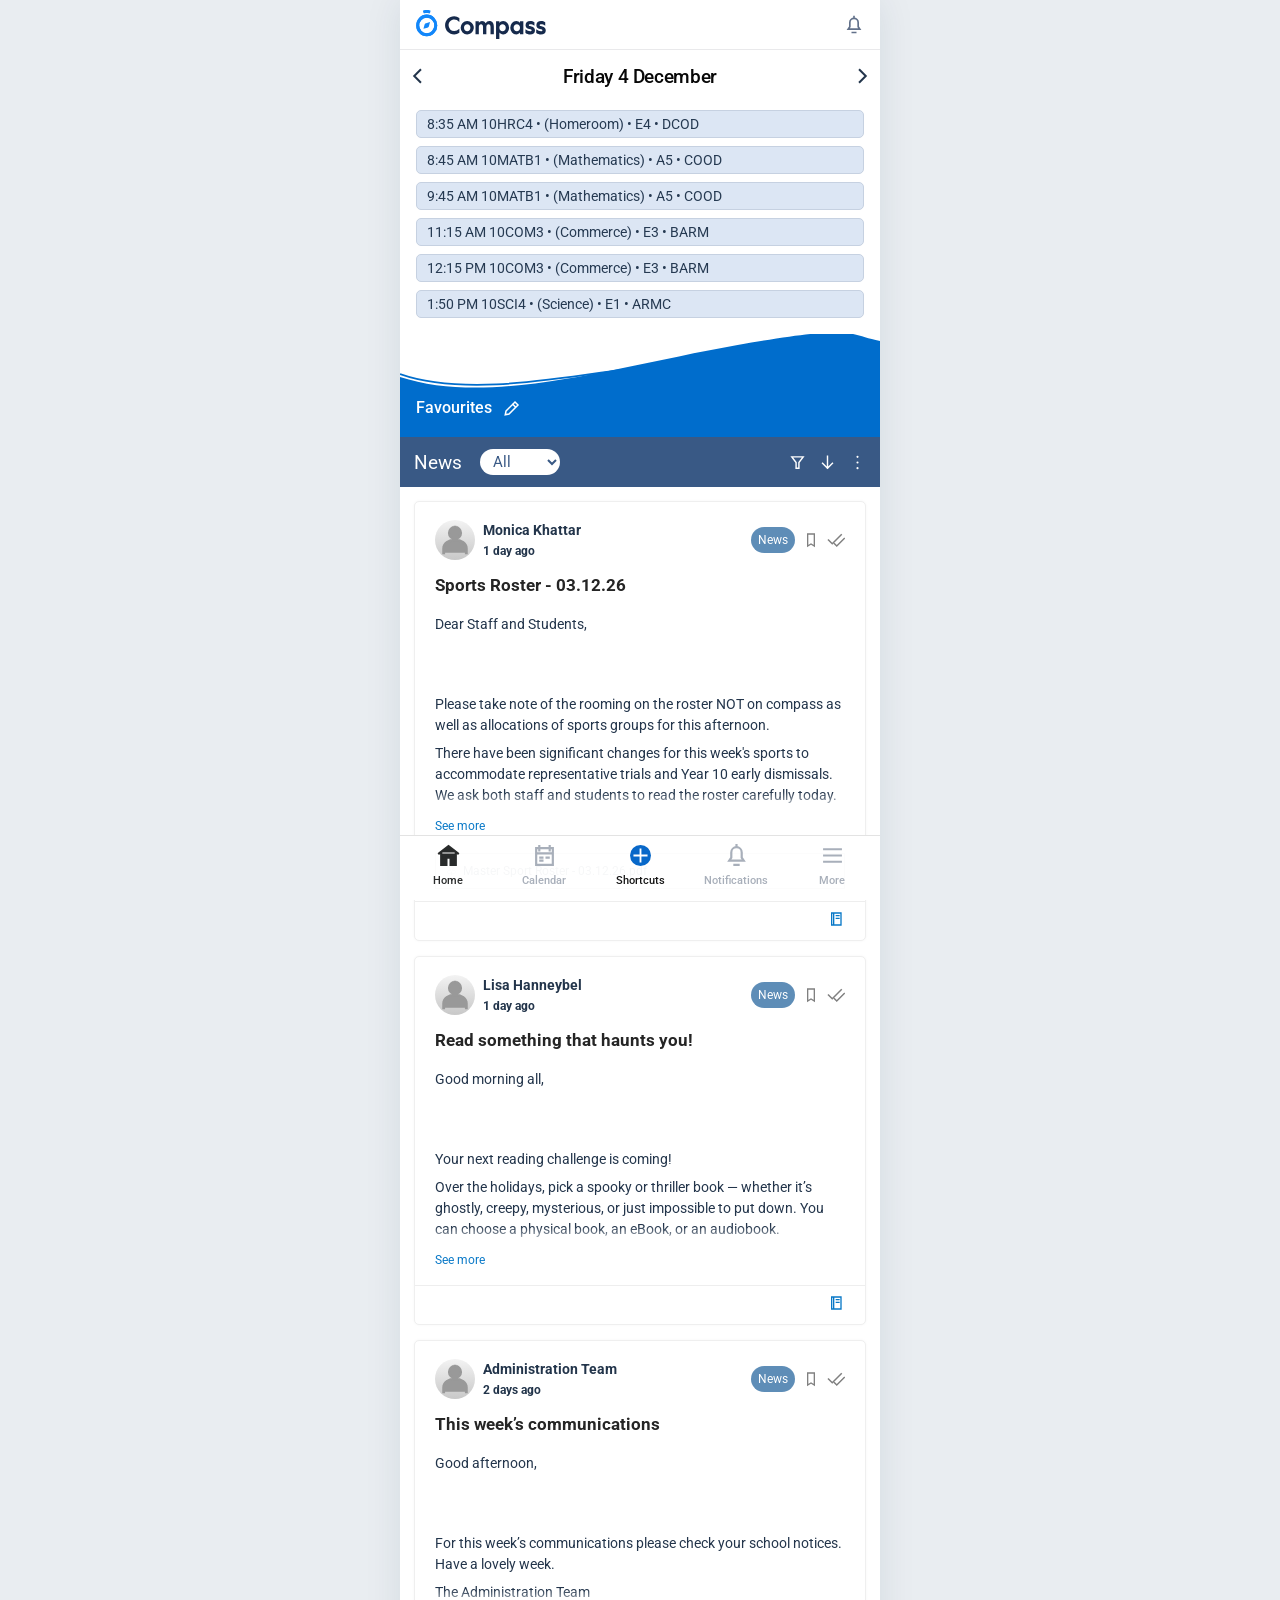
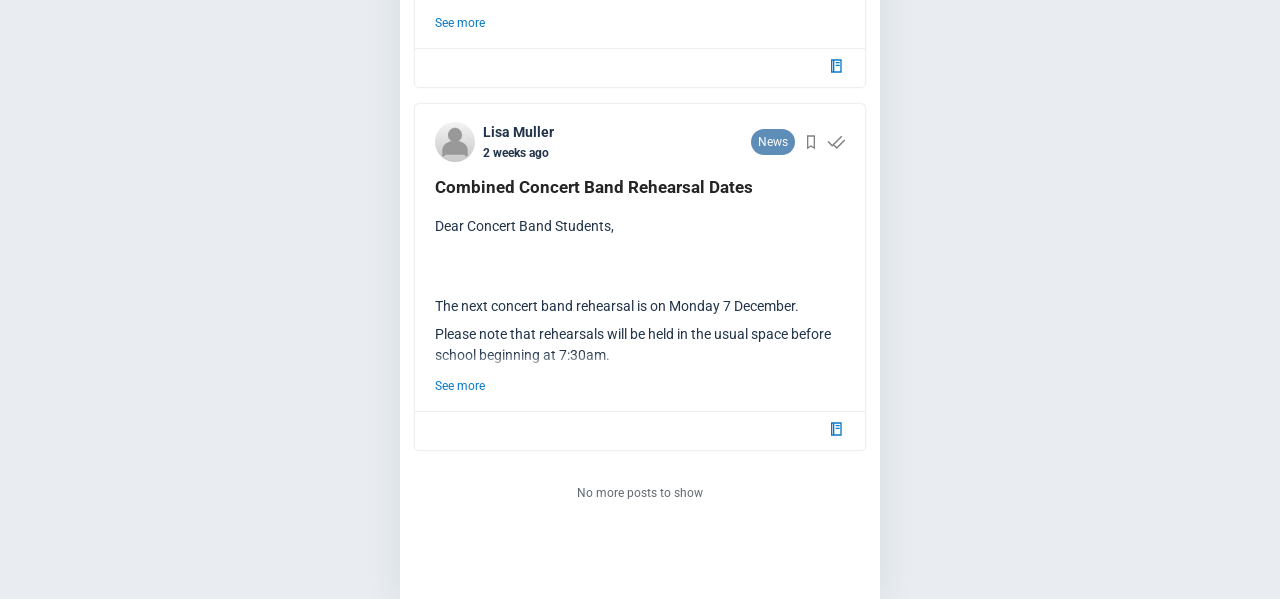
<file: index.html>
<!doctype html>
<html lang="en"><head><meta charset="utf-8"><meta name="viewport" content="width=device-width,initial-scale=1,viewport-fit=cover"><meta name="theme-color" content="#ffffff"><meta name="apple-mobile-web-app-capable" content="yes"><meta name="apple-mobile-web-app-status-bar-style" content="default"><meta name="apple-mobile-web-app-title" content="Compass"><meta name="description" content="A personal school dashboard prototype."><title>Compass</title><link rel="icon" type="image/png" href="[data-uri]"><link rel="apple-touch-icon" href="compass-icon.png?v=8"><link rel="stylesheet" href="style.css?v=8"></head><body>
<div class="app"><header id="header"></header><main id="main"></main><nav id="nav" aria-label="Main navigation"></nav></div>
<dialog id="editor"><form id="profile-form"><div class="modal-head"><h2>Edit profile</h2><button type="button" class="icon-button" data-close="editor" aria-label="Close editor">✕</button></div><div class="photo-edit"><img id="photo-preview" alt="Selected profile photo" hidden><span id="photo-placeholder">Photo</span><label class="primary upload">Choose from photos<input id="photo-input" type="file" accept="image/*"></label><button type="button" id="remove-photo" class="text-button">Remove photo</button></div><div class="fields" id="profile-fields"></div><p id="edit-error" role="alert"></p><p class="muted">Changes are saved only in this browser on this device.</p><div class="form-actions"><button type="button" data-close="editor">Cancel</button><button type="submit" class="primary" id="save-profile">Save changes</button></div></form></dialog>
<dialog id="detail"><div class="modal-head"><h2 id="detail-title"></h2><button class="icon-button" data-close="detail" aria-label="Close details">✕</button></div><div id="detail-body"></div></dialog><div id="toast" role="status"></div>
<script src="script.js?v=8"></script></body></html>
</file>
